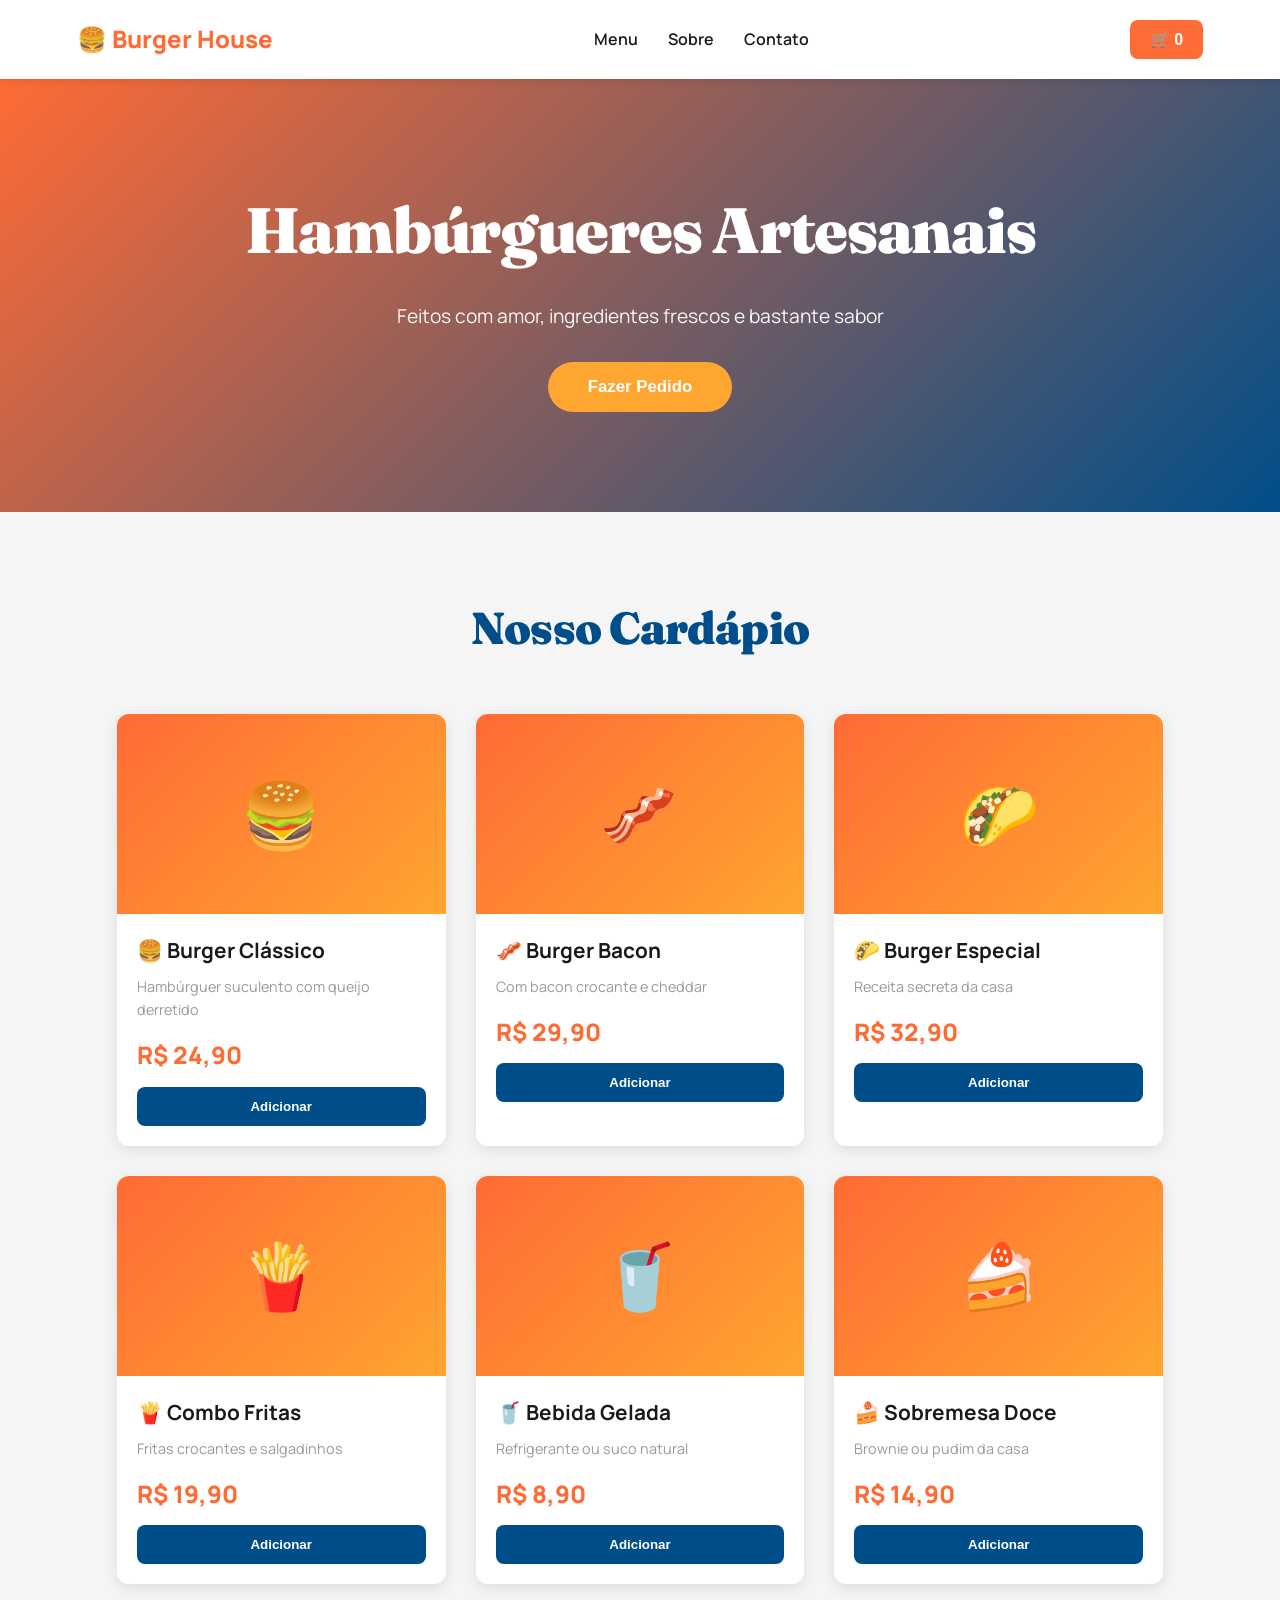
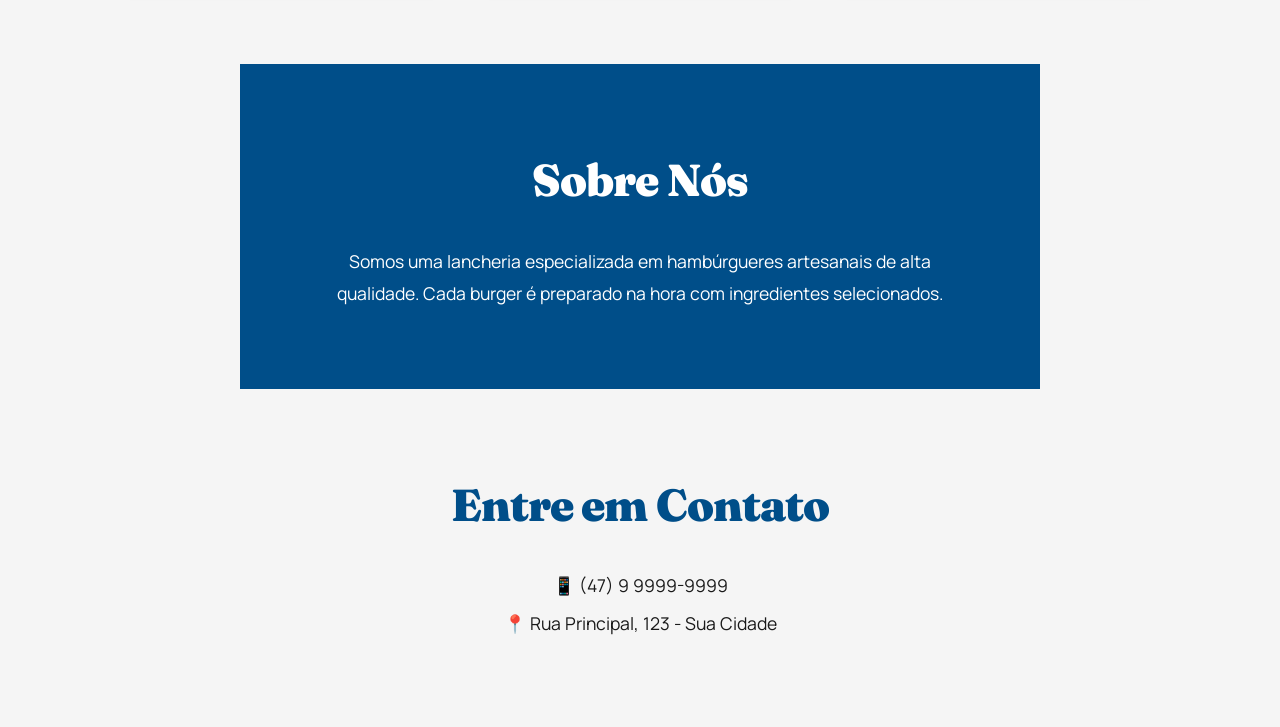
<file: index.html>
<!DOCTYPE html>
<html lang="pt-BR">
<head>
    <meta charset="UTF-8">
    <meta name="viewport" content="width=device-width, initial-scale=1.0">
    <title>🍔 Burger House - Pedidos Online</title>
    <link rel="preconnect" href="https://fonts.googleapis.com">
    <link rel="preconnect" href="https://fonts.gstatic.com" crossorigin>
    <link href="https://fonts.googleapis.com/css2?family=Fraunces:ital,opsz,wght@0,9..144,400;0,9..144,600;0,9..144,900&family=Manrope:wght@400;500;700;800&display=swap" rel="stylesheet">
    <link rel="stylesheet" href="style.css">
</head>
<body>
    <nav class="navbar">
        <div class="nav-brand">🍔 Burger House</div>
        <div class="nav-links">
            <a href="#menu">Menu</a>
            <a href="#about">Sobre</a>
            <a href="#contact">Contato</a>
        </div>
        <button id="cartBtn" class="cart-btn">🛒 <span id="cartCount">0</span></button>
    </nav>

    <header class="hero">
        <h1>Hambúrgueres Artesanais</h1>
        <p>Feitos com amor, ingredientes frescos e bastante sabor</p>
        <button class="btn-primary" onclick="document.querySelector('#menu').scrollIntoView({behavior:'smooth'})">Fazer Pedido</button>
    </header>

    <section id="menu" class="menu">
        <h2>Nosso Cardápio</h2>
        <div class="menu-grid" id="menuGrid"></div>
    </section>

    <section id="about" class="about">
        <h2>Sobre Nós</h2>
        <p>Somos uma lancheria especializada em hambúrgueres artesanais de alta qualidade. Cada burger é preparado na hora com ingredientes selecionados.</p>
    </section>

    <section id="contact" class="contact">
        <h2>Entre em Contato</h2>
        <p>📱 (47) 9 9999-9999</p>
        <p>📍 Rua Principal, 123 - Sua Cidade</p>
    </section>

    <!-- Cart Modal -->
    <div id="cartModal" class="modal">
        <div class="modal-content">
            <button class="close-btn" onclick="closeCart()">✕</button>
            <h2>Seu Carrinho</h2>
            <div id="cartItems"></div>
            <div class="cart-total">
                <span>Total:</span>
                <span id="totalPrice">R$ 0,00</span>
            </div>
            <button class="btn-primary" id="checkoutBtn" onclick="checkout()">Finalizar Pedido</button>
        </div>
    </div>

    <!-- Overlay -->
    <div id="overlay" class="overlay" onclick="closeCart()"></div>

    <script src="script.js"></script>
</body>
</html>
</file>
<file: style.css>
:root {
    --primary: #ff6b35;
    --secondary: #004e89;
    --accent: #ffa630;
    --dark: #1a1a1a;
    --light: #f5f5f5;
    --gray: #999;
}

* {
    margin: 0;
    padding: 0;
    box-sizing: border-box;
}

body {
    font-family: 'Manrope', sans-serif;
    background: var(--light);
    color: var(--dark);
    line-height: 1.6;
}

h1, h2, h3 {
    font-family: 'Fraunces', serif;
    font-weight: 900;
    letter-spacing: -0.02em;
}

/* NAVBAR */
.navbar {
    display: flex;
    justify-content: space-between;
    align-items: center;
    padding: 20px 6vw;
    background: white;
    box-shadow: 0 2px 8px rgba(0,0,0,0.1);
    position: sticky;
    top: 0;
    z-index: 100;
}

.nav-brand {
    font-size: 1.5rem;
    font-weight: 800;
    color: var(--primary);
}

.nav-links {
    display: flex;
    gap: 30px;
}

.nav-links a {
    text-decoration: none;
    color: var(--dark);
    font-weight: 600;
    transition: color 0.3s;
}

.nav-links a:hover {
    color: var(--primary);
}

.cart-btn {
    background: var(--primary);
    color: white;
    border: none;
    padding: 10px 20px;
    border-radius: 8px;
    font-size: 1rem;
    font-weight: 700;
    cursor: pointer;
    transition: transform 0.2s, box-shadow 0.2s;
}

.cart-btn:hover {
    transform: scale(1.05);
    box-shadow: 0 4px 12px rgba(255,107,53,0.3);
}

/* HERO */
.hero {
    background: linear-gradient(135deg, var(--primary) 0%, var(--secondary) 100%);
    color: white;
    text-align: center;
    padding: 100px 20px;
}

.hero h1 {
    font-size: clamp(2.5rem, 6vw, 4rem);
    margin-bottom: 20px;
    animation: slideInDown 0.8s ease;
}

.hero p {
    font-size: 1.2rem;
    margin-bottom: 30px;
    opacity: 0.95;
    animation: slideInUp 0.8s ease 0.2s backwards;
}

.btn-primary {
    background: var(--accent);
    color: white;
    border: none;
    padding: 15px 40px;
    border-radius: 50px;
    font-size: 1.05rem;
    font-weight: 700;
    cursor: pointer;
    transition: transform 0.3s, box-shadow 0.3s;
    animation: slideInUp 0.8s ease 0.4s backwards;
}

.btn-primary:hover {
    transform: translateY(-4px);
    box-shadow: 0 8px 20px rgba(0,0,0,0.2);
}

.btn-primary:active {
    transform: translateY(-2px);
}

/* MENU */
.menu {
    padding: 80px 6vw;
    max-width: 1200px;
    margin: 0 auto;
}

.menu h2 {
    font-size: 2.8rem;
    text-align: center;
    margin-bottom: 50px;
    color: var(--secondary);
}

.menu-grid {
    display: grid;
    grid-template-columns: repeat(auto-fit, minmax(280px, 1fr));
    gap: 30px;
}

.menu-item {
    background: white;
    border-radius: 12px;
    overflow: hidden;
    box-shadow: 0 4px 15px rgba(0,0,0,0.1);
    transition: transform 0.3s, box-shadow 0.3s;
    cursor: pointer;
}

.menu-item:hover {
    transform: translateY(-8px);
    box-shadow: 0 12px 30px rgba(0,0,0,0.15);
}

.menu-item-image {
    width: 100%;
    height: 200px;
    background: linear-gradient(135deg, var(--primary), var(--accent));
    display: flex;
    align-items: center;
    justify-content: center;
    font-size: 4rem;
}

.menu-item-content {
    padding: 20px;
}

.menu-item-name {
    font-size: 1.3rem;
    font-weight: 700;
    margin-bottom: 8px;
    color: var(--dark);
}

.menu-item-desc {
    font-size: 0.9rem;
    color: var(--gray);
    margin-bottom: 15px;
}

.menu-item-price {
    font-size: 1.5rem;
    font-weight: 900;
    color: var(--primary);
    margin-bottom: 12px;
}

.menu-item-btn {
    width: 100%;
    padding: 12px;
    background: var(--secondary);
    color: white;
    border: none;
    border-radius: 8px;
    font-weight: 700;
    cursor: pointer;
    transition: background 0.3s;
}

.menu-item-btn:hover {
    background: var(--primary);
}

/* ABOUT */
.about {
    background: var(--secondary);
    color: white;
    padding: 80px 6vw;
    text-align: center;
    max-width: 800px;
    margin: 0 auto;
}

.about h2 {
    font-size: 2.8rem;
    margin-bottom: 30px;
}

.about p {
    font-size: 1.1rem;
    line-height: 1.8;
}

/* CONTACT */
.contact {
    padding: 80px 6vw;
    text-align: center;
    background: var(--light);
}

.contact h2 {
    font-size: 2.8rem;
    color: var(--secondary);
    margin-bottom: 30px;
}

.contact p {
    font-size: 1.1rem;
    margin: 10px 0;
    color: var(--dark);
}

/* MODAL */
.modal {
    display: none;
    position: fixed;
    inset: 0;
    z-index: 200;
    align-items: center;
    justify-content: center;
    padding: 20px;
}

.modal.show {
    display: flex;
}

.overlay {
    position: fixed;
    inset: 0;
    background: rgba(0,0,0,0.5);
    z-index: 150;
    display: none;
}

.overlay.show {
    display: block;
}

.modal-content {
    background: white;
    border-radius: 16px;
    padding: 30px;
    max-width: 500px;
    width: 100%;
    max-height: 80vh;
    overflow-y: auto;
    position: relative;
    animation: slideUp 0.4s ease;
}

.close-btn {
    position: absolute;
    top: 15px;
    right: 15px;
    background: none;
    border: none;
    font-size: 1.5rem;
    cursor: pointer;
    color: var(--gray);
}

.modal-content h2 {
    font-size: 2rem;
    margin-bottom: 20px;
    color: var(--secondary);
}

#cartItems {
    margin-bottom: 20px;
    max-height: 300px;
    overflow-y: auto;
}

.cart-item {
    display: flex;
    justify-content: space-between;
    align-items: center;
    padding: 12px 0;
    border-bottom: 1px solid var(--light);
}

.cart-item-info {
    flex: 1;
}

.cart-item-name {
    font-weight: 700;
    color: var(--dark);
}

.cart-item-qty {
    display: flex;
    align-items: center;
    gap: 8px;
    margin-top: 4px;
    color: var(--gray);
}

.cart-item-price {
    font-weight: 700;
    color: var(--primary);
    margin-right: 10px;
}

.qty-control {
    display: flex;
    align-items: center;
    gap: 6px;
    background: var(--light);
    border-radius: 6px;
    padding: 4px 8px;
}

.qty-control button {
    background: none;
    border: none;
    font-weight: 700;
    cursor: pointer;
    width: 20px;
    height: 20px;
    display: flex;
    align-items: center;
    justify-content: center;
}

.qty-control button:hover {
    color: var(--primary);
}

.cart-total {
    display: flex;
    justify-content: space-between;
    align-items: center;
    font-size: 1.3rem;
    font-weight: 700;
    padding: 15px 0;
    border-top: 2px solid var(--light);
    margin-bottom: 20px;
}

#totalPrice {
    color: var(--primary);
}

#checkoutBtn {
    width: 100%;
}

/* ANIMATIONS */
@keyframes slideInDown {
    from {
        opacity: 0;
        transform: translateY(-30px);
    }
    to {
        opacity: 1;
        transform: translateY(0);
    }
}

@keyframes slideInUp {
    from {
        opacity: 0;
        transform: translateY(30px);
    }
    to {
        opacity: 1;
        transform: translateY(0);
    }
}

@keyframes slideUp {
    from {
        opacity: 0;
        transform: translateY(50px) scale(0.95);
    }
    to {
        opacity: 1;
        transform: translateY(0) scale(1);
    }
}

/* RESPONSIVE */
@media (max-width: 768px) {
    .nav-links {
        display: none;
    }

    .menu h2,
    .about h2,
    .contact h2 {
        font-size: 2rem;
    }

    .menu-grid {
        grid-template-columns: 1fr;
    }
}
</file>
